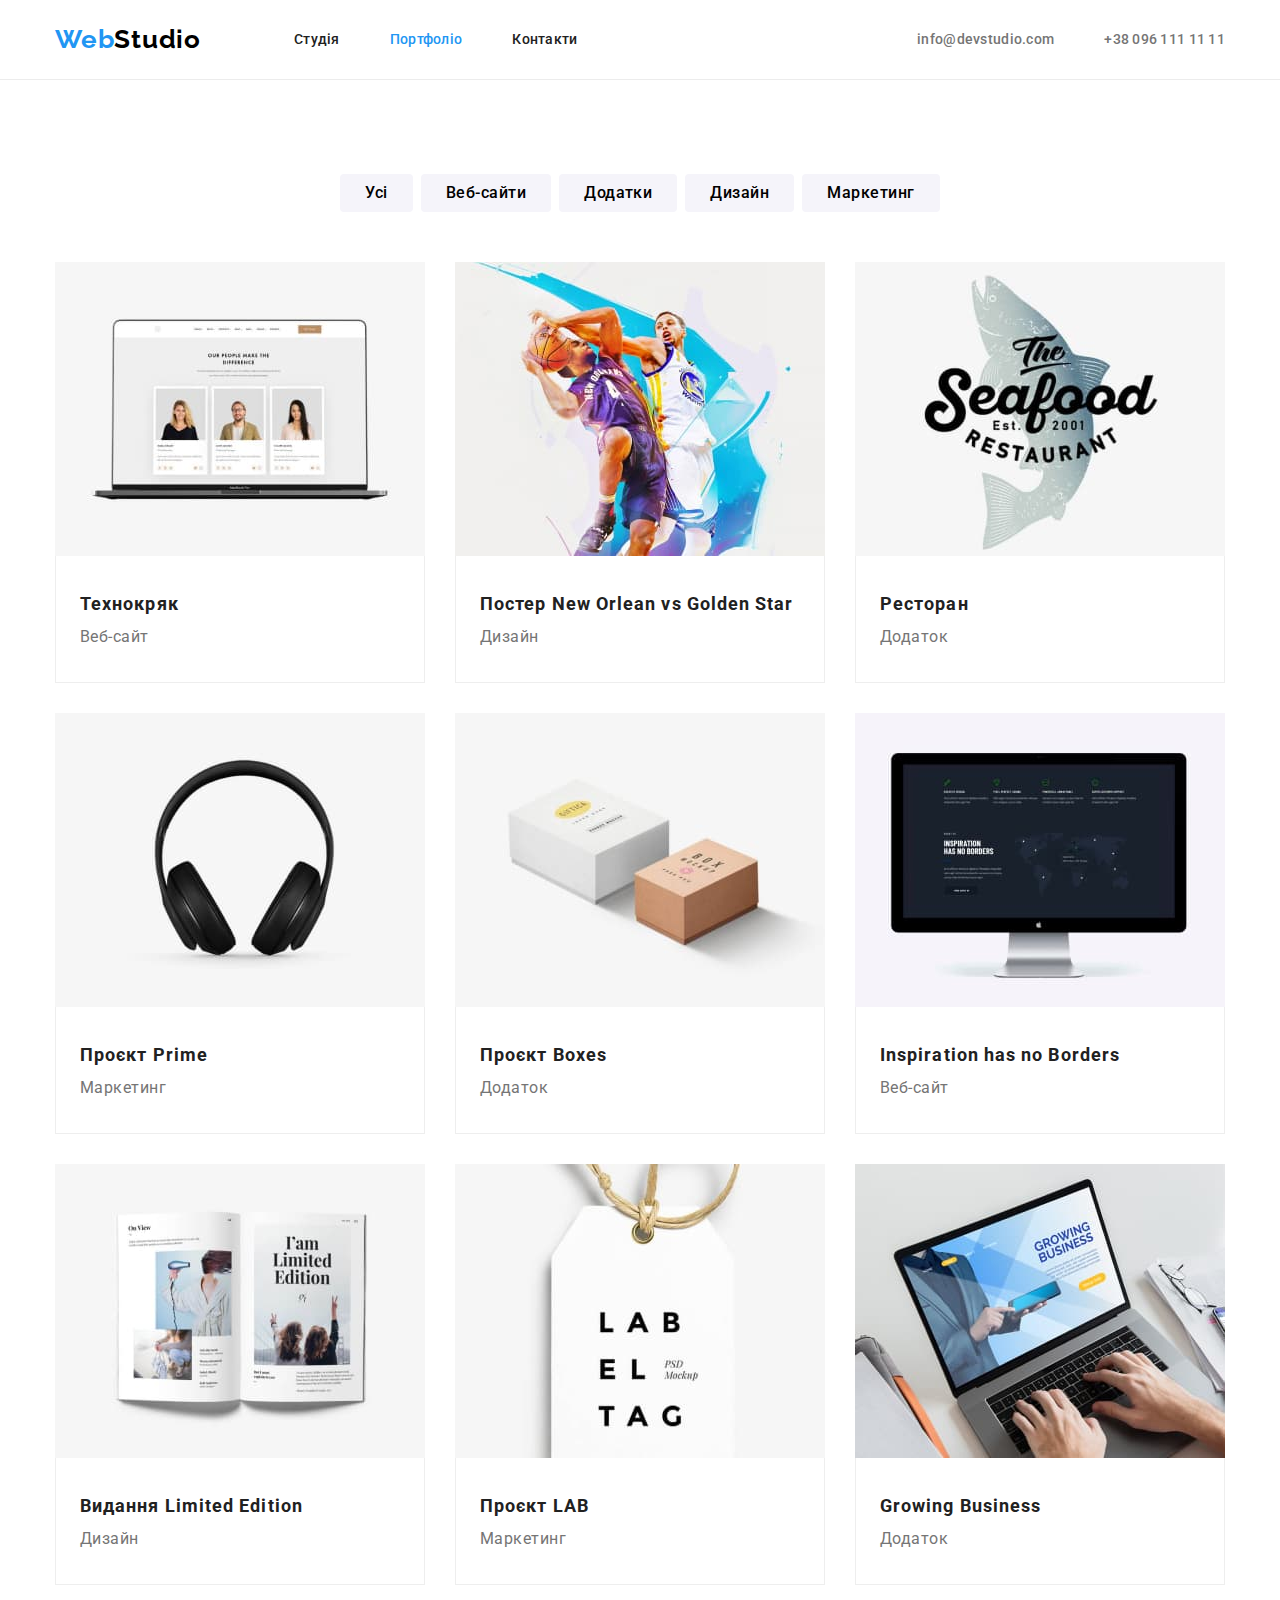
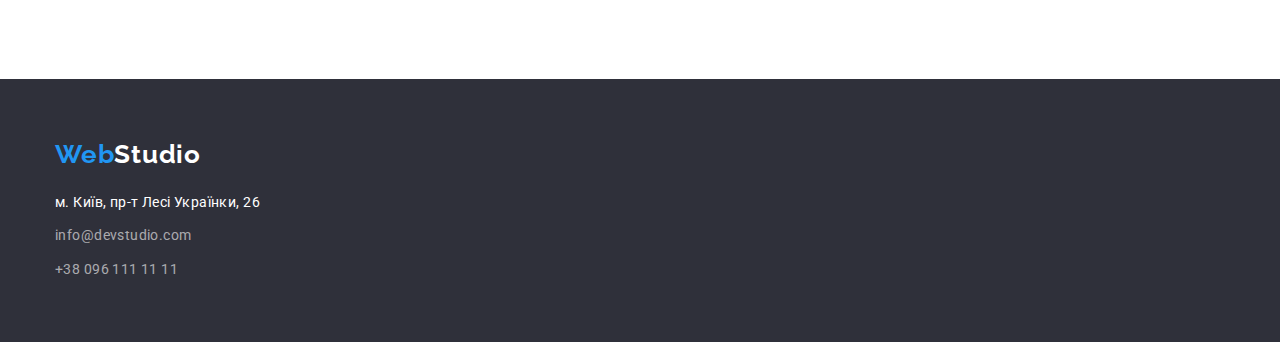
<file: components/portfolio.html>
<!DOCTYPE html>
<html lang="ua">
  <head>
    <meta charset="UTF-8" />
    <meta http-equiv="X-UA-Compatible" content="IE=edge" />
    <meta name="viewport" content="width=device-width, initial-scale=1.0" />
    <link rel="preconnect" href="https://fonts.googleapis.com" />
    <link rel="preconnect" href="https://fonts.gstatic.com" crossorigin />
    <link
      href="https://fonts.googleapis.com/css2?family=Raleway:wght@700&family=Roboto:wght@400;500;700;900&display=swap"
      rel="stylesheet"
    />
    <link rel="stylesheet" href="../css/styles.css" />
    <title>Portfolio</title>
  </head>
  <body>
    <header class="header">
      <div class="container">
        <nav class="nav">
          <a href="../index.html" class="logo"><span class="logo__item">Web</span>Studio</a>
          <ul class="nav__list">
            <li class="nav__item">
              <a href="../index.html" class="nav__item-link">Студія</a>
            </li>
            <li class="nav__item">
              <a href="./portfolio.html" class="nav__item-link current">Портфоліо</a>
            </li>
            <li class="nav__item">
              <a href="" class="nav__item-link">Контакти</a>
            </li>
          </ul>
        </nav>
        <ul class="header__address-list">
          <li class="address-list__item">
            <a href="mailto:info@devstudio.com" class="address-list__link">info@devstudio.com</a>
          </li>
          <li class="address-list__item">
            <a href="tel:+380961111111" class="address-list__link">+38 096 111 11 11</a>
          </li>
        </ul>
      </div>
    </header>

    <main class="main">
      <section class="section portfolio">
        <div class="container">
          <h1 class="portfolio__title" style="display: none">Портфоліо</h1>
          <ul class="buttons-list">
            <li class="buttons-list__item">
              <button class="buttons-list__button" type="button">Усі</button>
            </li>
            <li class="buttons-list__item">
              <button class="buttons-list__button" type="button">Веб-сайти</button>
            </li>
            <li class="buttons-list__item">
              <button class="buttons-list__button" type="button">Додатки</button>
            </li>
            <li class="buttons-list__item">
              <button class="buttons-list__button" type="button">Дизайн</button>
            </li>
            <li class="buttons-list__item">
              <button class="buttons-list__button" type="button">Маркетинг</button>
            </li>
          </ul>

          <ul class="portfolio-list">
            <li class="portfolio-list__item">
              <img src="../images/portfolio-1.jpg" alt="" class="portfolio-list__item-image" />
              <div class="item__footer">
                <h2 class="portfolio-list__item-title">Технокряк</h2>
                <p class="portfolio-list__item-text">Веб-сайт</p>
              </div>
            </li>
            <li class="portfolio-list__item">
              <img src="../images/portfolio-2.jpg" alt="" class="portfolio-list__item-image" />
              <div class="item__footer">
                <h2 class="portfolio-list__item-title">Постер New Orlean vs Golden Star</h2>
                <p class="portfolio-list__item-text">Дизайн</p>
              </div>
            </li>
            <li class="portfolio-list__item">
              <img src="../images/portfolio-3.jpg" alt="" class="portfolio-list__item-image" />
              <div class="item__footer">
                <h2 class="portfolio-list__item-title">Ресторан</h2>
                <p class="portfolio-list__item-text">Додаток</p>
              </div>
            </li>
            <li class="portfolio-list__item">
              <img src="../images/portfolio-4.jpg" alt="" class="portfolio-list__item-image" />
              <div class="item__footer">
                <h2 class="portfolio-list__item-title">Проєкт Prime</h2>
                <p class="portfolio-list__item-text">Маркетинг</p>
              </div>
            </li>
            <li class="portfolio-list__item">
              <img src="../images/portfolio-5.jpg" alt="" class="portfolio-list__item-image" />
              <div class="item__footer">
                <h2 class="portfolio-list__item-title">Проєкт Boxes</h2>
                <p class="portfolio-list__item-text">Додаток</p>
              </div>
            </li>
            <li class="portfolio-list__item">
              <img src="../images/portfolio-6.jpg" alt="" class="portfolio-list__item-image" />
              <div class="item__footer">
                <h2 class="portfolio-list__item-title">Inspiration has no Borders</h2>
                <p class="portfolio-list__item-text">Веб-сайт</p>
              </div>
            </li>
            <li class="portfolio-list__item">
              <img src="../images/portfolio-7.jpg" alt="" class="portfolio-list__item-image" />
              <div class="item__footer">
                <h2 class="portfolio-list__item-title">Видання Limited Edition</h2>
                <p class="portfolio-list__item-text">Дизайн</p>
              </div>
            </li>
            <li class="portfolio-list__item">
              <img src="../images/portfolio-8.jpg" alt="" class="portfolio-list__item-image" />
              <div class="item__footer">
                <h2 class="portfolio-list__item-title">Проєкт LAB</h2>
                <p class="portfolio-list__item-text">Маркетинг</p>
              </div>
            </li>
            <li class="portfolio-list__item">
              <img src="../images/portfolio-9.jpg" alt="" class="portfolio-list__item-image" />
              <div class="item__footer">
                <h2 class="portfolio-list__item-title">Growing Business</h2>
                <p class="portfolio-list__item-text">Додаток</p>
              </div>
            </li>
          </ul>
        </div>
      </section>
    </main>

    <footer class="footer">
      <div class="container">
        <a href="../index.html" class="logo"><span class="logo__item">Web</span>Studio</a>
        <address class="address">
          <ul class="address__list">
            <li class="address__item">
              <a
                href="https://goo.gl/maps/X68o6riRnLmYsrjX8"
                class="address__item-link"
                target="_blank"
                >м. Київ, пр-т Лесі Українки, 26</a
              >
            </li>
            <li class="address__item">
              <a href="mailto:info@devstudio.com" class="address__item-link">info@devstudio.com</a>
            </li>
            <li class="address__item">
              <a href="tel:+380961111111" class="address__item-link">+38 096 111 11 11</a>
            </li>
          </ul>
        </address>
      </div>
    </footer>
  </body>
</html>
</file>
<file: css/styles.css>
@import './extra/normilize.css';
@import './extra/variables.css';
@import './extra/container.css';
@import './extra/section.css';
@import './components/header.css';
@import './components/footer.css';
@import './components/index.css';
@import './components/portfolio.css';
</file>
